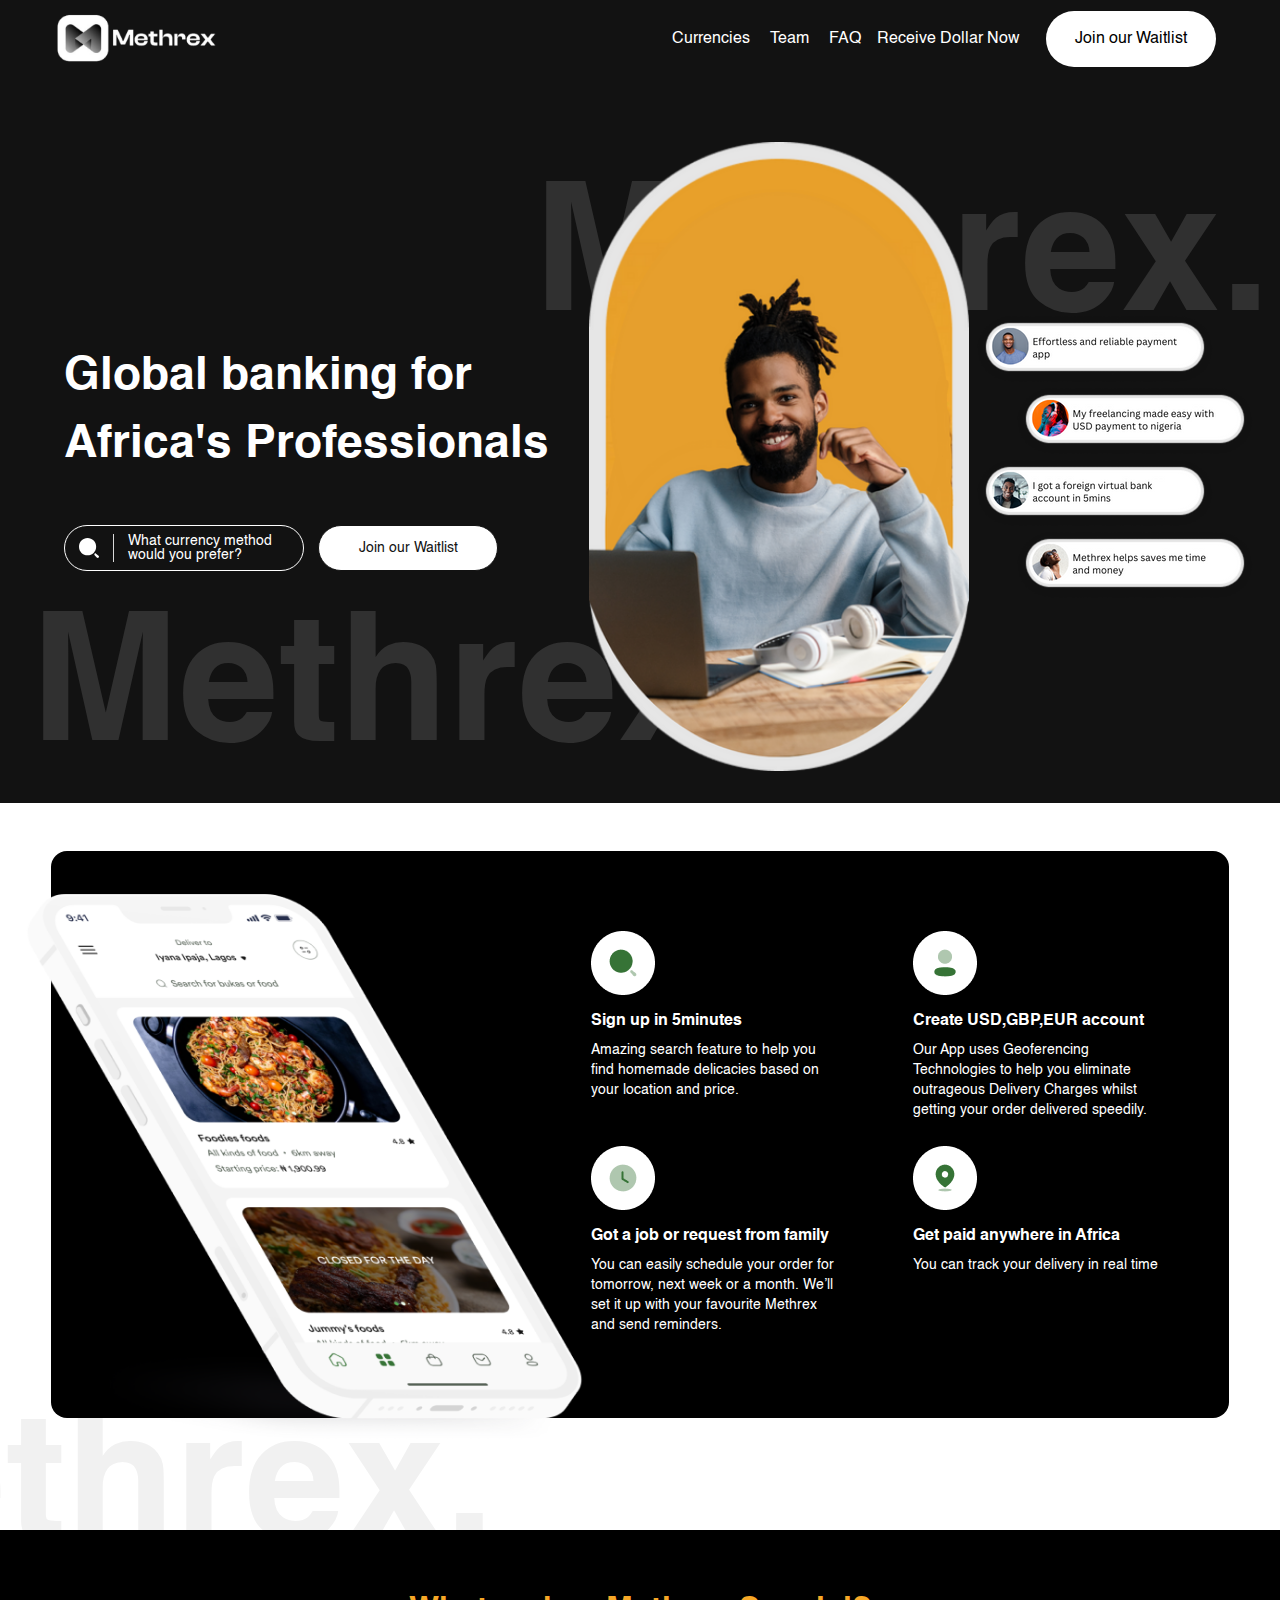
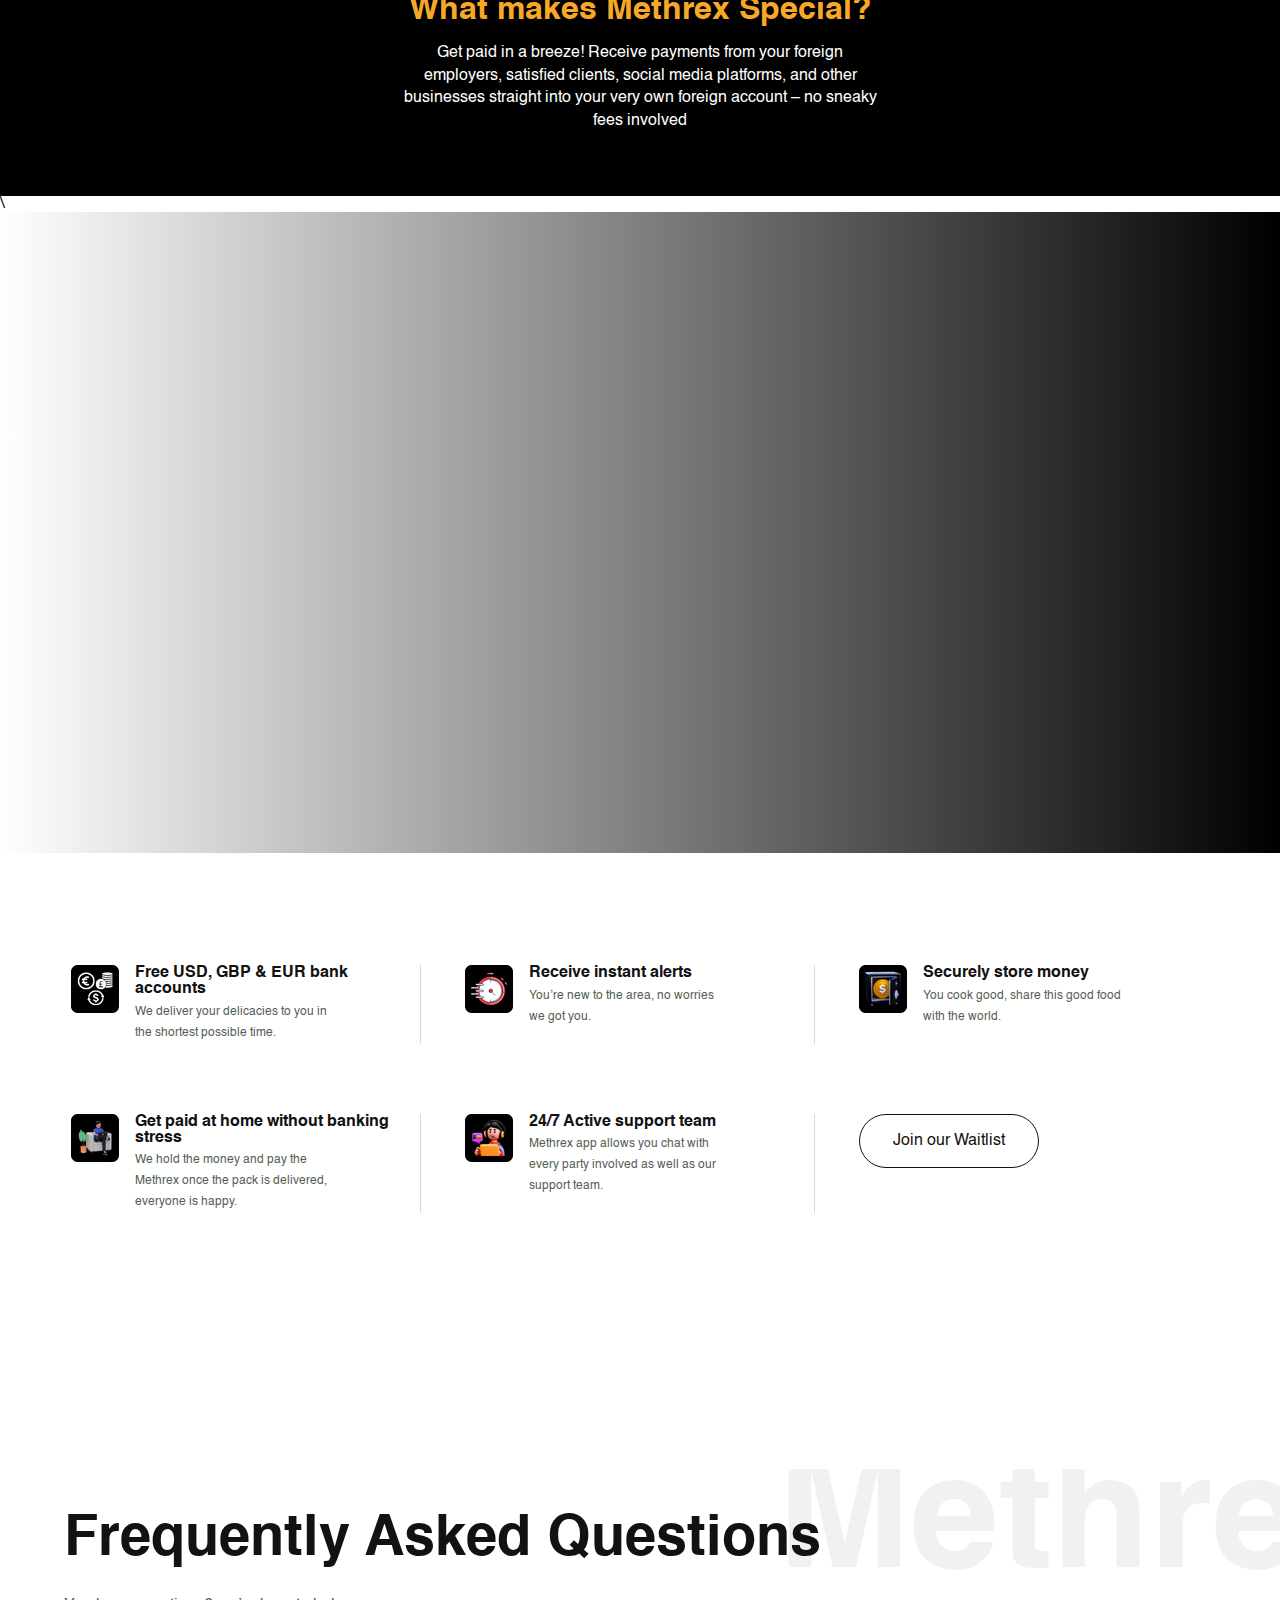
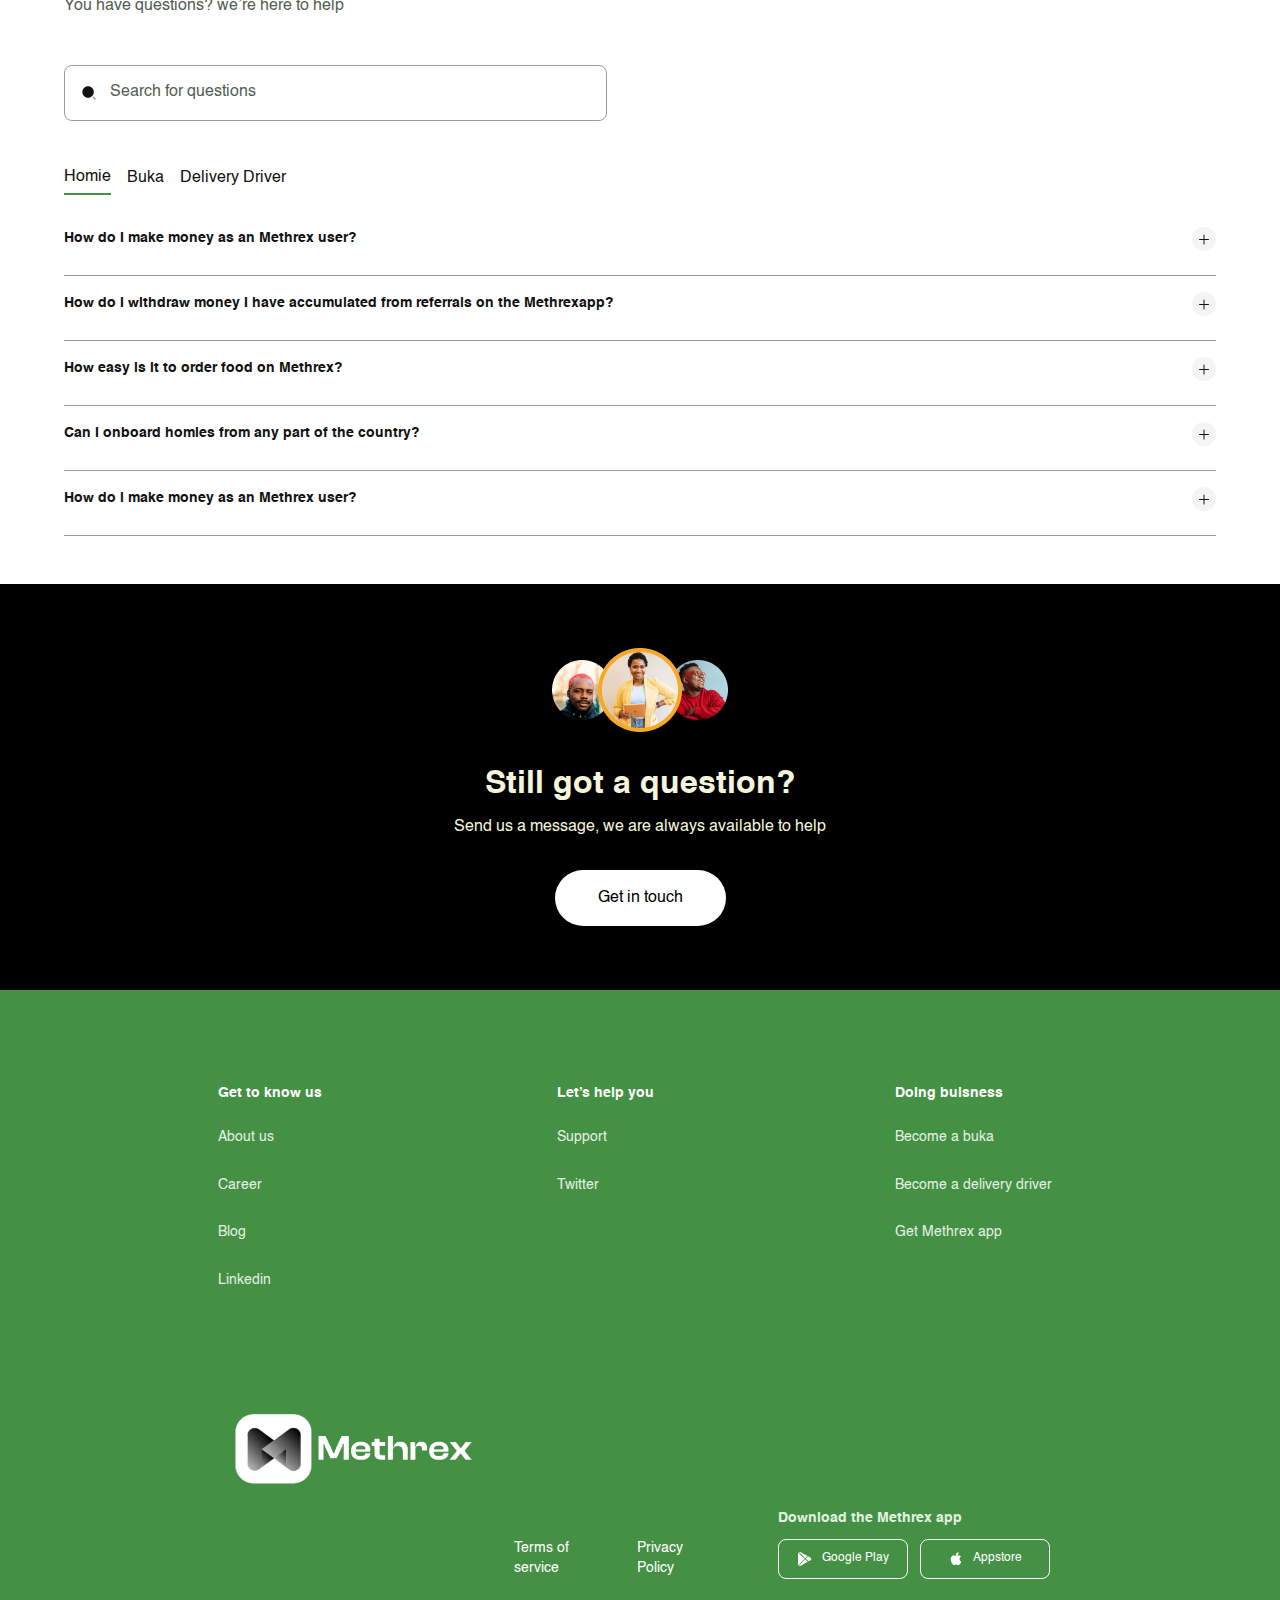
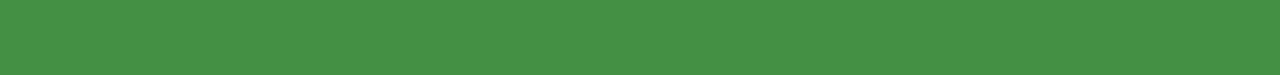
<file: index.html>
<!DOCTYPE html>
<html lang="en">

<head>
  <meta charset="UTF-8">
  <meta http-equiv="X-UA-Compatible" content="IE=edge">
  <meta name="viewport" content="width=device-width, initial-scale=1.0">
  <title>Methrex - Global banking for Africa's Professionals  </title>
  <link href="style.css" rel="stylesheet">
  <link rel="shortcut icon" href="favicon.ico" type="image/x-icon">
</head>
<body>
  <!------------------ navigation ---------------------->
  <nav>
    <div class="container">
      <a href="index.html"><img src="assets/images/logo3.png" style = "width: 30%; margin-left:-18px" alt="homebuka logo"></a>
      <div class="links">
        <div class="left">
          <a href="buka/index.html">
             Currencies
            <div class="dot"></div>
          </a>
          <a href="#team">
            Team 
            <div class="dot"></div>
          </a>
          <a href="#faq">
            FAQ
            <div class="dot"></div>
          </a>
        </div>
        <div class="right">
          <a href="delivery/index.html">
            Receive Dollar Now
            <div class="dot"></div>
          </a>
          <a href="#" class="download-btn">Join our Waitlist</a>
        </div>
      </div>
      <div class="mobile-nav">
        <div class="mobile-nav-blur-overlay"></div>
        <div class="container mobile-nav-container">
          <div class="top">
            <a href="index.html"><img src="assets/images/logo3.png" style = "width: 30%;" alt="homebuka logo"></a>
            <svg style="width:50px; height:50px;"  fill="none" xmlns="http://www.w3.org/2000/svg" class="hide-menu">
              <path d="M5 7L20 22" stroke="white" stroke-width="1.8" stroke-linecap="round" stroke-linejoin="round"/>
              <path d="M5 22L20 7" stroke="white" stroke-width="1.8" stroke-linecap="round" stroke-linejoin="round"/>
            </svg>              
          </div>
          <div class="mobile-links">
            <a href="#team">Team</a>
            <a href="#faq">FAQ</a>
            <a href="delivery/index.html">Receive Dollar Now</a>
          </div>
          <div class="btn">
            <a href="#" class="download-btn">Download app</a>
          </div>
        </div>
      </div>
      <svg width="24" height="24" viewBox="0 0 24 24" fill="none" xmlns="http://www.w3.org/2000/svg" class="show-menu">
        <path d="M2 12H22" stroke="white" stroke-width="1.8" stroke-linecap="round" stroke-linejoin="round"/>
        <path d="M2 18H22" stroke="white" stroke-width="1.8" stroke-linecap="round" stroke-linejoin="round"/>
        <path d="M2 6H22" stroke="white" stroke-width="1.8" stroke-linecap="round" stroke-linejoin="round"/>
      </svg>        
    </div>
  </nav>
  <!-------------------------End of Navigation --------------------->

  <!------------------- hero section ----------------------->
  <div class="banner">
    <div class="banner-container">
      <div class="left">
        <h1>
          Global banking for
          Africa's Professionals
        </h1>
        <div class="buttons" >
          <a href="#" class="btn-black download-btn" style="border-color: white; border-width: 0.1px; border-style: solid;">
            <img src="assets/images/search-icon.svg"  alt="search icon">
            <span style="color: white;">What currency method would you prefer?</span>
          </a>
          <a href="#" class="btn-white download-btn">Join our Waitlist</a>
        </div>
      </div>
      <div class="right">
        <img src="assets/images/banner.png" alt="burger">
        <div class="buttons">
          <a href="#" class="btn-black download-btn" style="border-color: white; border-width: 0.1px; border-style: solid;">
            <img src="assets/images/search-icon.svg" alt="search icon">
            <span style="color: white;">What currency method would you prefer?</span>
          </a>
          <a href="#" class="btn-white download-btn">Join our Waitlist</a>
        </div>
        <div class="cards-showcase">
          <img src="assets/images/ban-card-1.png" alt="">
          <img src="assets/images/ban-card-2.png" alt="">
          <img src="assets/images/ban-card-3.png" alt="">
          <img src="assets/images/ban-card-4.png" alt="">
        </div>
      </div>
      <h1 class="watermark">Methrex.  .,</h1>
      <h1 class="watermark watermark2">-,             .                      Methrex.</h1>
    </div>
  </div>
  
  <!-------------------- End of hero section -------------------------->
  
  <!----------------- procedure section -------------------->

  <!-- <h2 class="procedure-header">For Homie</h2> -->
  <section class="procedures"> 
    <div class="procedures-container" style="background-color: black;">
      <div class="procedure">
        <div class="steps">
          <div class="step">
            <img src="assets/images/eclipse.png" alt="">
            <h3>Sign up in 5minutes</h3>
            <p>
              Amazing search feature to help you find homemade delicacies based 
              on your location and price.
            </p>
          </div>
          <div class="step">
            <img src="assets/images/eclipse2.png" alt="">
            <h3>Create USD,GBP,EUR account</h3>
            <p>
              Our App uses Geoferencing Technologies to help you eliminate outrageous 
              Delivery Charges whilst getting your order delivered speedily.
            </p>
          </div>
          <div class="step">
            <img src="assets/images/eclipse3.png" alt="">
            <h3>Got a job or request from family</h3>
            <p>
              You can easily schedule your order for tomorrow, next week or a month.
              We’ll set it up with your favourite Methrex and send reminders. 
            </p>
          </div>
          <div class="step">
            <img src="assets/images/eclipse4.png" alt="">
            <h3>Get paid anywhere in Africa</h3>
            <p>
              You can track your delivery in real time 
            </p>
          </div>
        </div>
        <img class="phone-image"src="assets/images/phone.png" alt="">
      </div>
    </div>
    <h1 class="watermark">Methrex.</h1>
  </section>

  
<style>
.procedures {
    position: relative;
  }
  
  .phone-image {
    position: absolute;
    top: 10%;
    left: 10%;
    transform: translate(-10%, -10%);
    transition: transform 1s ease-out;
  }
  
  .phone-image.float-up {
    transform: translate(0%, -20%);
  }
  
  .phone-image.float-down {
    transform: translate(0%, 1%);
  }
  </style>
  <script>
    // Get the phone image element
  var phoneImage = document.querySelector('.phone-image');
  
  // Listen for scroll event
  window.addEventListener('scroll', function() {
    // Check if scrolling up or down
    if (this.oldScroll > this.scrollY) {
      // Scrolling up
      phoneImage.classList.remove('float-down');
      phoneImage.classList.add('float-up');
    } else {
      // Scrolling down
      phoneImage.classList.remove('float-up');
      phoneImage.classList.add('float-down');
    }
  
    // Store the current scroll position
    this.oldScroll = this.scrollY;
  });
  
  </script>
  <!----------------- Methrex description section -------------------->

  <section class="homebuka-description" style="background-color:black">
    <div class="description-container" style="background-color:black">
      <h2 style="color:#F7A827;" >What makes Methrex Special?</h2>
      <p style="color:white">
        Get paid in a breeze! Receive payments from your foreign employers,
         satisfied clients, social media platforms, 
         and other  businesses straight into your very own foreign account
         – no sneaky fees involved
        </p>
      </div>
    </section>
    
    <!----------------- End of Methrex description section -------------------->
    
    <!----------------- gradient background section -------------------->\
  <script>
    window.addEventListener('scroll', floatAndRevealCards);
  
    function floatAndRevealCards() {
      var cards = document.querySelectorAll('.card');
      var windowHeight = window.innerHeight;
  
      cards.forEach(function(card) {
        var cardPosition = card.getBoundingClientRect().top;
        var cardHeight = card.offsetHeight;
  
        if (cardPosition - windowHeight <= 0) {
          var scrollPercentage = (windowHeight - cardPosition) / cardHeight;
          card.style.opacity = scrollPercentage;
          card.style.transform = 'translateY(' + (1 - scrollPercentage) * -20 + 'px)';
        } else {
          card.style.opacity = 0;
          card.style.transform = 'translateY(0)';
        }
      });
    }
  </script>
  
  <style>
    .card {
      opacity: 0;
      transform: translateY(0);
      transition: opacity 0.5s ease, transform 0.5s ease;
      /* Your other card styles */
      /* ... */
    }
  </style>
  
    
    <section class="gradient">
      <div class="gradient-container">
        <div class="card">
          <img src="assets/images/become.gif" alt="">
          <h3>Global Money Transfers, Minus the Fees</h3>
          <p>
            With our amazing app you can order you favorite homemade delicacy 
            from bukas near you and get it delivered ASAP!
          </p>
          <a href="#" class="download-btn">
            Join our Waitlist
            <img src="assets/images/arrow-right.svg" alt="">
          </a>
        </div>
        <div class="card">
          <img src="assets/images/become3.gif" alt="">
          <h3>Instant Transactions</h3>
          <p>
            You cook well? Great! Our platform connects you to ready customers, 
            helps you manage payments and deliveries, 
            as well as making you well known through world-class marketing. 
          </p>
          <a href="buka/index.html">
            Learn More
            <img src="assets/images/arrow-right.svg" alt="">
          </a>
        </div>
        <div class="card">
          <img src="assets/images/become4.gif" alt="">
          <h3>Secure storage</h3>
          <p>
            Earn handsomely by delivering food from Methrex to homies.
          </p>
          <a href="delivery/index.html">
            Learn More
            <img src="assets/images/arrow-right.svg" alt="">
          </a>
        </div>
      </div>
    </section>
    <!----------------- End of gradient background section -------------------->
    <!----------------- services section -------------------->
  <section class="services">
    <div class="services-container"> 
      <div class="service">
        <img src="assets/images/fast-delivery.png" alt="">
        <div class="info">
          <h3>Free USD, GBP & EUR bank
            accounts</h3>
          <p>
            We deliver your delicacies to you in the shortest possible time.
          </p>
        </div>
      </div>
      <div class="service">
        <img src="assets/images/find-buka.png" alt="">
        <div class="info">
          <h3>Receive instant alerts </h3>
          <p>You’re new to the area, no worries we got you.</p>
        </div>
      </div>
      <div class="service">
        <img src="assets/images/share-food.png" alt="">
        <div class="info">
          <h3>Securely store money</h3>
          <p>You cook good, share this good food with the world.</p>
        </div>
      </div>
      <div class="service">
        <img src="assets/images/secure.png" alt="">
        <div class="info">
          <h3>Get paid at home without banking stress</h3>
          <p>
            We hold the money and pay the Methrex once 
            the pack is delivered, everyone is happy.
          </p>
        </div>
      </div>
      <div class="service">
        <img src="assets/images/support.png" alt="">
        <div class="info">
          <h3>24/7 Active support team</h3>
          <p>
            Methrex app allows you chat with every party 
            involved as well as our support team.
          </p>
        </div>
      </div>
      <div class="service">
        <a href="#" class="download-btn">Join our Waitlist</a>
      </div>
    </div>
  </section>

  <!----------------- End of services section -------------------->


<!--
  <h2 class="procedure-header">For Bukas</h2>
  <section class="procedures">
    <div class="procedures-container">
      <div class="procedure flip">
        <div class="steps">
          <div class="step">
            <img src="./assets/images/eclipse.png" alt="">
            <h3>We help you find customers</h3>
            <p>
              You don’t have to go searching for customers, 
              relax while we get them to you
            </p>
          </div>
          <div class="step">
            <img src="./assets/images/eclipse2.png" alt="">
            <h3>Make post about your business</h3>
            <p>
              You can make promotoinal post about your business 
            </p>
          </div>
          <div class="step">
            <img src="./assets/images/eclipse4.png" alt="">
            <h3>Track your order history</h3>
            <p>
              Keep track or your business to know the progress
            </p>
          </div>
          <div class="step">
            <img src="./assets/images/eclipse5.png" alt="">
            <h3>Get paid at any time</h3>
            <p>
              You can withdraw your money at anytime
            </p>
          </div>
        </div>
        <img src="./assets/images/phone2.png" alt="">
      </div>
    </div>
    <h1 class="watermark">Homebuka.</h1>
  </section>

  <h2 class="procedure-header">For Delivery</h2>
  <section class="procedures">
    <div class="procedures-container">
      <div class="procedure">
        <div class="steps">
          <div class="step">
            <img src="./assets/images/eclipse.png" alt="">
            <h3>Set your price</h3>
            <p>
              Your have full control of your pricing 
              and how much order you accept
            </p>
          </div>
          <div class="step">
            <img src="./assets/images/eclipse2.png" alt="">
            <h3>Full control</h3>
            <p>
              Control your availablity and accept orders at your convenience.
            </p>
          </div>
          <div class="step">
            <img src="./assets/images/eclipse3.png" alt="">
            <h3>Get paid at any time</h3>
            <p>
              You can withdraw your money at anytime
            </p>
          </div>
        </div>
        <img src="./assets/images/phone3.png" alt="">
      </div>
    </div>
    <h1 class="watermark">Homebuka.</h1>
  </section> -->
  <!----------------- End of procedure section -------------------->

  <!----------------- FAQ section -------------------->
  <section class="about faq" id="faq">
    <h1>Methrex.</h1>
    <div class="about-container faq-container">
      <h2>Frequently Asked Questions</h2>
      <p>
        You have questions? we’re here to help
      </p>
      <div class="search-box">
        <img src="assets/images/search-dark.svg" alt="">
        <input type="text" placeholder="Search for questions">
      </div>
      <div class="tabs">
        <a href="#" class="active">Homie</a>
        <a href="#">Buka</a>
        <a href="#">Delivery Driver</a>
      </div>
      <div class="accordions home-accordions">
        <div class="accordion">
          <div class="top">
            <h6>How do I make money as an Methrex user?</h6>
            <img src="assets/images/accordion-plus.svg" alt="" class="yeah">
          </div>
          <p>There are three ways of making money on Methrex. One, sell a special 
             delicacy and make a profit. Two, register and onboard new Methrex in your areas.
             Three, register new homies by getting them to download the Methrex app and placing an order. 
             Ensure to use your personal referral code.
          </p>
        </div>
        <div class="accordion">
          <div class="top">
            <h6>How do I withdraw money I have accumulated from referrals on the Methrexapp?</h6>
            <img src="assets/images/accordion-plus.svg" alt="">
          </div>
          <p>Simply go to “Revenue”, click on ‘withdraw’, input your bank details and send. 
            You can use the money made from referrals on Methrex to order meals at any time. 
            Cash withdrawals can only be done at the end of the month.
          </p>
        </div>
        <div class="accordion">
          <div class="top">
            <h6>How easy is it to order food on Methrex? </h6>
            <img src="assets/images/accordion-plus.svg" alt="">
          </div>
          <p>Very easy. Can be done in a few clicks after selecting the delicacies you want from 
            your favourite Methrex. 
          </p>
        </div>
        <div class="accordion">
          <div class="top">
            <h6>Can I onboard homies from any part of the country?</h6>
            <img src="assets/images/accordion-plus.svg" alt="">
          </div>
          <p>Yes. However, we encourage you to onboard homies in major cities first as you get your referral bonus
             as soon as they make their orders. </p>
        </div>
        <div class="accordion">
          <div class="top">
            <h6>How do i make money as an Methrex user?</h6>
            <img src="assets/images/accordion-plus.svg" alt="">
          </div>
          <p>Our plan help you achieve that, so we have a plan to help you achieve that</p>
        </div>
      </div>
      <div class="accordions buka-accordions">
        <div class="accordion">
          <div class="top">
            <h6>How do i make money as an Methrex user?</h6>
            <img src="assets/images/accordion-plus.svg" alt="">
          </div>
          <p>Our plan help you achieve that, so we have a plan to help you achieve that</p>
        </div>
        <div class="accordion">
          <div class="top">
            <h6>How do i make money as an Methrex user?</h6>
            <img src="assets/images/accordion-plus.svg" alt="">
          </div>
          <p>Our plan help you achieve that, so we have a plan to help you achieve that</p>
        </div>
      </div>
      <div class="accordions driver-accordions">
        <div class="accordion">
          <div class="top">
            <h6>How do i make money as an Methrex user?</h6>
            <img src="assets/images/accordion-plus.svg" alt="" class="yeah">
          </div>
          <p>Our plan help you achieve that, so we have a plan to help you achieve that</p>
        </div>
      </div>
    </div>
  </section>
  <!----------------- End of FAQ section -------------------->

  <!----------------- Get in touch section -------------------->
  <section class="touch-section" style="background-color: black;">
    <div class="touch-section-container">
      <img src="assets/images/get-in-touch.png" alt="">
      <h4 style="color: beige;" >Still got a question?</h4>
      <p style="color: beige;">
        Send us a message, we are always available to help
      </p>
      <a href="#" style="background-color: white; color: black;">Get in touch</a>
    </div>
  </section>
  <!----------------- End of Get in touch section -------------------->


  <!----------------- Footer section -------------------->
  <footer>
    <div class="footer-container">
      <div class="download">
        <h4>Download the Methrex app</h4>
        <div class="buttons">
          <a href="#">
            <img src="assets/images/google-play.png" alt="">
            Google Play
          </a>
          <a href="#">
            <img src="assets/images/app-store.png" alt="">
            Appstore
          </a>
        </div>
      </div>
      <div class="flex-links-container">
        <div class="flex-links">
          <h5>Get to know us</h5>
          <a href="#">About us</a>
          <a href="#">Career</a>
          <a href="#">Blog</a>
          <a href="#">Linkedin</a>
        </div>
        <div class="flex-links">
          <h5>Let’s help you</h5>
          <a href="#">Support</a>
          <a href="#">Twitter</a>
        </div>
        <div class="flex-links">
          <h5>Doing buisness</h5>
          <a href="buka/index.html">Become a buka</a>
          <a href="delivery/index.html">Become a delivery driver</a>
          <a href="#">Get Methrex app</a>
        </div>
      </div>
      <div class="footer-bottom">
        <div class="left">
          <img src="assets/images/logo3.png" style = "width: 50%;" alt="">
          <a href="#">Terms of service</a>
          <a href="#">Privacy Policy</a>
        </div>
        <div class="download">
          <h4>Download the Methrex app</h4>
          <div class="buttons">
            <a href="#">
              <img src="assets/images/google-play.png" alt="">
              Google Play
            </a>
            <a href="#">
              <img src="assets/images/app-store.png" alt="">
              Appstore
            </a>
          </div>
        </div>
      </div>
    </div>
  </footer>
  <!----------------- End of Footer section -------------------->

  <!----------------- Wait lists -------------------->
    <div class="modal find-meal-modal">
      <form class="modal-container find-container wish-list-form">
        <svg class="close-modal-icon" width="12" height="12" viewBox="0 0 12 12" fill="none" xmlns="http://www.w3.org/2000/svg">
          <path d="M1 1L6.00003 6M6.00003 6L11 1M6.00003 6L1 11M6.00003 6L11 11" stroke="#121212" stroke-width="1.5" stroke-linecap="round" stroke-linejoin="round"/>
        </svg>
        <h3>
          Global payments now made easy for African freelancers and families
        </h3>
        <h6>What do you want to do with Methrex?</h6>
        <div class="selection">
          <div class="clickable">
            <svg width="34" height="34" viewBox="0 0 34 34" fill="none" xmlns="http://www.w3.org/2000/svg">
              <mask id="path-1-inside-1_2181_10251" fill="white">
              <path d="M0 0H34V34H8C3.58172 34 0 30.4183 0 26V0Z"/>
              </mask>
              <path d="M0 0H34V34H8C3.58172 34 0 30.4183 0 26V0Z" fill="#ECFCEC"/>
              <path d="M12.5 17L15.5 20L21.5 14" stroke="#449044" stroke-width="1.5" stroke-linecap="round" stroke-linejoin="round"/>
              <path d="M12.5 17L15.5 20L21.5 14" stroke="black" stroke-opacity="0.2" stroke-width="1.5" stroke-linecap="round" stroke-linejoin="round"/>
              <path d="M0 0H34H0ZM34 35H8C3.02944 35 -1 30.9706 -1 26H1C1 29.866 4.13401 33 8 33H34V35ZM8 35C3.02944 35 -1 30.9706 -1 26V0H1V26C1 29.866 4.13401 33 8 33V35ZM34 0V34V0Z" fill="#449044" mask="url(#path-1-inside-1_2181_10251)"/>
              <path d="M0 0H34H0ZM34 35H8C3.02944 35 -1 30.9706 -1 26H1C1 29.866 4.13401 33 8 33H34V35ZM8 35C3.02944 35 -1 30.9706 -1 26V0H1V26C1 29.866 4.13401 33 8 33V35ZM34 0V34V0Z" fill="black" fill-opacity="0.2" mask="url(#path-1-inside-1_2181_10251)"/>
            </svg>              
            <img src="assets/images/buy-food.png" alt="">
            <p>
              Receive money from loved ones abroad
            </p>
          </div>
          <div class="clickable">
            <svg width="34" height="34" viewBox="0 0 34 34" fill="none" xmlns="http://www.w3.org/2000/svg">
              <path d="M0.5 0.5H33.5V33.5H8C3.85786 33.5 0.5 30.1421 0.5 26V0.5Z" fill="#FFF2E1"/>
              <path d="M12.5 17L15.5 20L21.5 14" stroke="#F7A827" stroke-width="1.5" stroke-linecap="round" stroke-linejoin="round"/>
              <path d="M12.5 17L15.5 20L21.5 14" stroke="black" stroke-opacity="0.2" stroke-width="1.5" stroke-linecap="round" stroke-linejoin="round"/>
              <path d="M0.5 0.5H33.5V33.5H8C3.85786 33.5 0.5 30.1421 0.5 26V0.5Z" stroke="#F7A827"/>
            </svg>
            <img src="assets/images/list-food.png " alt="">
            <p>Receive payment foreign employers</p>              
          </div>
        </div>
        <h6>Enter your details to get notified once we launch</h6>
        <input type="text" placeholder="Name" required class="name-data">
        <input type="email" placeholder="example@email.com" required class="email-data">
        <input type="tel" placeholder="+234..." required class="email-data">
        <button id="submit-wishlist" style="padding: 15px;" type="submit">Join wait list</button>
      </form>
    </div>
    
    <div class="modal find-meal-modal success-modal">
      <div class="modal-container find-container">
        <svg class="close-modal-icon" width="12" height="12" viewBox="0 0 12 12" fill="none" xmlns="http://www.w3.org/2000/svg">
          <path d="M1 1L6.00003 6M6.00003 6L11 1M6.00003 6L1 11M6.00003 6L11 11" stroke="#121212" stroke-width="1.5" stroke-linecap="round" stroke-linejoin="round"/>
        </svg>
        <h3>Success!</h3>
        <img src="assets/images/sucess-emoji.svg" alt="">
        <p>
          You have successfully joined our hot waitlist and 
          you’ll be notified as soon as we launch on Google 
          playstore or App store
        </p>
        <button class="btn-black">Thank you!</button>
      </div>
    </div>
  <!----------------- End of wait list -------------------->
  <script src="main.js"></script>
</body>


</html>
</file>
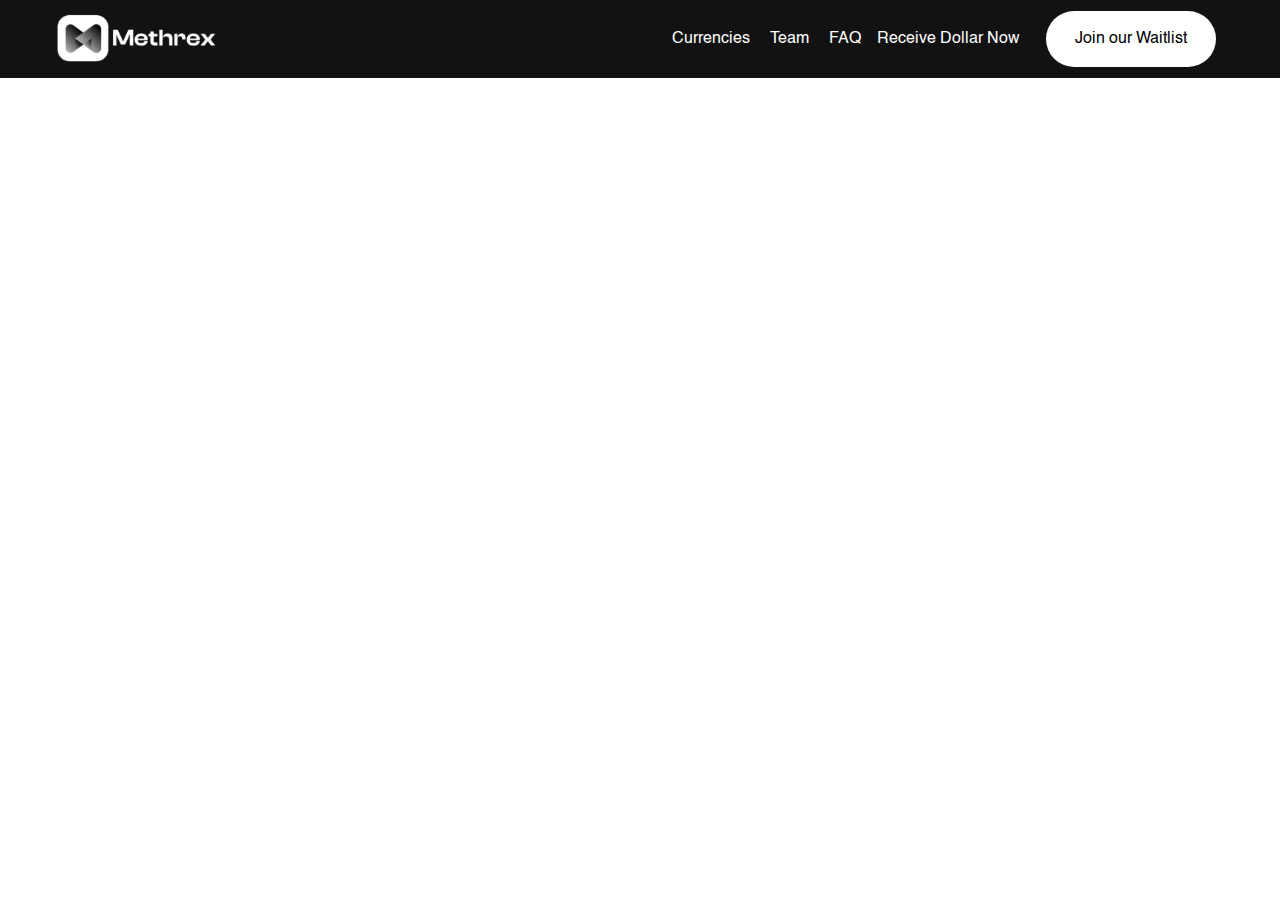
<file: waitlist.html>
<!DOCTYPE html>
<html lang="en">
    <!DOCTYPE html>
    <html lang="en">
    
    <head>
      <meta charset="UTF-8">
      <meta http-equiv="X-UA-Compatible" content="IE=edge">
      <meta name="viewport" content="width=device-width, initial-scale=1.0">
      <title>Methrex - Global banking for Africa's Professionals  </title>
      <link href="style.css" rel="stylesheet">
      <link rel="shortcut icon" href="favicon.ico" type="image/x-icon">
    </head>
    <body>
      <!------------------ navigation ---------------------->
      <nav>
        <div class="container">
          <a href="index.html"><img src="assets/images/logo3.png" style = "width: 30%; margin-left:-18px" alt="homebuka logo"></a>
          <div class="links">
            <div class="left">
              <a href="buka/index.html">
                 Currencies
                <div class="dot"></div>
              </a>
              <a href="#team">
                Team 
                <div class="dot"></div>
              </a>
              <a href="#faq">
                FAQ
                <div class="dot"></div>
              </a>
            </div>
            <div class="right">
              <a href="delivery/index.html">
                Receive Dollar Now
                <div class="dot"></div>
              </a>
              <a href="#" class="download-btn">Join our Waitlist</a>
            </div>
          </div>
          <div class="mobile-nav">
            <div class="mobile-nav-blur-overlay"></div>
            <div class="container mobile-nav-container">
              <div class="top">
                <a href="index.html"><img src="assets/images/logo3.png" style = "width: 30%;" alt="homebuka logo"></a>
                <svg style="width:50px; height:50px;"  fill="none" xmlns="http://www.w3.org/2000/svg" class="hide-menu">
                  <path d="M5 7L20 22" stroke="white" stroke-width="1.8" stroke-linecap="round" stroke-linejoin="round"/>
                  <path d="M5 22L20 7" stroke="white" stroke-width="1.8" stroke-linecap="round" stroke-linejoin="round"/>
                </svg>              
              </div>
              <div class="mobile-links">
                <a href="#team">Team</a>
                <a href="#faq">FAQ</a>
                <a href="delivery/index.html">Receive Dollar Now</a>
              </div>
              <div class="btn">
                <a href="#" class="download-btn">Download app</a>
              </div>
            </div>
          </div>
          <svg width="24" height="24" viewBox="0 0 24 24" fill="none" xmlns="http://www.w3.org/2000/svg" class="show-menu">
            <path d="M2 12H22" stroke="white" stroke-width="1.8" stroke-linecap="round" stroke-linejoin="round"/>
            <path d="M2 18H22" stroke="white" stroke-width="1.8" stroke-linecap="round" stroke-linejoin="round"/>
            <path d="M2 6H22" stroke="white" stroke-width="1.8" stroke-linecap="round" stroke-linejoin="round"/>
          </svg>        
        </div>
      </nav>
      <!-------------------------End of Navigation --------------------->
    <!----------------- Wait lists -------------------->
    <div class="modal">
        <form class="modal-container find-container wish-list-form">
        <svg class="close-modal-icon" width="12" height="12" viewBox="0 0 12 12" fill="none" xmlns="http://www.w3.org/2000/svg">
            <path d="M1 1L6.00003 6M6.00003 6L11 1M6.00003 6L1 11M6.00003 6L11 11" stroke="#121212" stroke-width="1.5" stroke-linecap="round" stroke-linejoin="round"/>
        </svg>
        <h3>
            Global payments now made easy for African freelancers and families
        </h3>
        <h6>What do you want to do with Methrex?</h6>
        <div class="selection">
            <div class="clickable">
            <svg width="34" height="34" viewBox="0 0 34 34" fill="none" xmlns="http://www.w3.org/2000/svg">
                <mask id="path-1-inside-1_2181_10251" fill="white">
                <path d="M0 0H34V34H8C3.58172 34 0 30.4183 0 26V0Z"/>
                </mask>
                <path d="M0 0H34V34H8C3.58172 34 0 30.4183 0 26V0Z" fill="#ECFCEC"/>
                <path d="M12.5 17L15.5 20L21.5 14" stroke="#449044" stroke-width="1.5" stroke-linecap="round" stroke-linejoin="round"/>
                <path d="M12.5 17L15.5 20L21.5 14" stroke="black" stroke-opacity="0.2" stroke-width="1.5" stroke-linecap="round" stroke-linejoin="round"/>
                <path d="M0 0H34H0ZM34 35H8C3.02944 35 -1 30.9706 -1 26H1C1 29.866 4.13401 33 8 33H34V35ZM8 35C3.02944 35 -1 30.9706 -1 26V0H1V26C1 29.866 4.13401 33 8 33V35ZM34 0V34V0Z" fill="#449044" mask="url(#path-1-inside-1_2181_10251)"/>
                <path d="M0 0H34H0ZM34 35H8C3.02944 35 -1 30.9706 -1 26H1C1 29.866 4.13401 33 8 33H34V35ZM8 35C3.02944 35 -1 30.9706 -1 26V0H1V26C1 29.866 4.13401 33 8 33V35ZM34 0V34V0Z" fill="black" fill-opacity="0.2" mask="url(#path-1-inside-1_2181_10251)"/>
            </svg>              
            <img src="assets/images/buy-food.png" alt="">
            <p>
                Receive money from loved ones abroad
            </p>
            </div>
            <div class="clickable">
            <svg width="34" height="34" viewBox="0 0 34 34" fill="none" xmlns="http://www.w3.org/2000/svg">
                <path d="M0.5 0.5H33.5V33.5H8C3.85786 33.5 0.5 30.1421 0.5 26V0.5Z" fill="#FFF2E1"/>
                <path d="M12.5 17L15.5 20L21.5 14" stroke="#F7A827" stroke-width="1.5" stroke-linecap="round" stroke-linejoin="round"/>
                <path d="M12.5 17L15.5 20L21.5 14" stroke="black" stroke-opacity="0.2" stroke-width="1.5" stroke-linecap="round" stroke-linejoin="round"/>
                <path d="M0.5 0.5H33.5V33.5H8C3.85786 33.5 0.5 30.1421 0.5 26V0.5Z" stroke="#F7A827"/>
            </svg>
            <img src="assets/images/list-food.png " alt="">
            <p>Receive payment foreign employers</p>              
            </div>
        </div>
        <h6>Enter your details to get notified once we launch</h6>
        <input type="text" placeholder="Name" required class="name-data">
        <input type="email" placeholder="example@email.com" required class="email-data">
        <input type="tel" placeholder="+234..." required class="email-data">
        <button id="submit-wishlist" style="padding: 15px;" type="submit">Join wait list</button>
        </form>
    </div>
    
    <div class="modal find-meal-modal success-modal">
        <div class="modal-container find-container">
        <svg class="close-modal-icon" width="12" height="12" viewBox="0 0 12 12" fill="none" xmlns="http://www.w3.org/2000/svg">
            <path d="M1 1L6.00003 6M6.00003 6L11 1M6.00003 6L1 11M6.00003 6L11 11" stroke="#121212" stroke-width="1.5" stroke-linecap="round" stroke-linejoin="round"/>
        </svg>
        <h3>Success!</h3>
        <img src="assets/images/sucess-emoji.svg" alt="">
        <p>
            You have successfully joined our hot waitlist and 
            you’ll be notified as soon as we launch on Google 
            playstore or App store
        </p>
        <button class="btn-black">Thank you!</button>
        </div>
    </div>
    <!----------------- End of wait list -------------------->
    <script src="main.js"></script>      
</body>
</html>
</file>
<file: style.css>
@font-face {
  font-family: "Helvetica";
  src: url("assets/Fonts/Helvetica.ttf") format("truetype");
  font-weight: normal;
}

@font-face {
  font-family: "Helvetica";
  src: url("assets/Fonts/Helvetica-Bold.ttf") format("truetype");
  font-weight: bold;
}

@font-face {
  font-family: "Helvetica";
  src: url("assets/Fonts/helvetica-light-587ebe5a59211.ttf") format("truetype");
  font-weight: lighter;
}

html {
  scroll-behavior: smooth;
}

:root{
  --text-black: #000000;
  --text-white: #FFFFFF;
  --text-grey: #99A099;
  --text-gray: #535F53;
  --theme-white: #FFFFFF;
  --theme-yellow: #F7A827;
  --theme-black: #121212;
  --theme-green: #449044;
  --gradient: linear-gradient(90deg, white,black);
}

* {
  padding: 0;
  margin: 0;
  box-sizing: border-box;
  font-family: "Helvetica", sans-serif;
}

/* ---------------- Navigation ------------- */
nav{
  background-color: var(--theme-black);
  height: 78px;
  display: flex;
  align-items: center;
  justify-content: center;
}

nav > .container {
  width: 90%;
  display: flex;
  align-items: center;
  justify-content: space-between;
  max-width: 1200px;
}

nav > .container > .links {
  display: none;
}

nav > .container > .links a{
  color: var(--text-white);
  text-decoration: none;
  cursor: pointer;
}

nav .mobile-nav{
  position: fixed;
  height: 100vh;
  width: 100vw;
  top: 0;
  left: 0;
  display: none;
  transition: 0.8s;
  z-index: 100;
}

nav .mobile-nav > .mobile-nav-blur-overlay {
  position: fixed;
  height: 100vh;
  width: 100vw;
  top: 0;
  left: 0;
  background: rgba(0, 0, 0, 0.1);
  -webkit-backdrop-filter: blur(12px);
  backdrop-filter: blur(12px);
  display: none;
  transition: 0.8s;
  z-index: 101;
}

nav .mobile-nav > .container {
  width: 85%;
  background-color: var(--theme-white);
  margin-left: auto;
  height: 90%;
  display: flex;
  flex-direction: column;
  justify-content: space-between;
  padding-bottom: 3em;
  position: absolute;
  right: -100%;
  transition: 0.6s;
  z-index: 102;
}

nav .mobile-nav > .container > .top {
  height: 78px;
  background-color: var(--theme-black);
  display: flex;
  align-items: center;
  justify-content: space-between;
  padding: 0 1.5em;
}

nav .mobile-nav > .container .mobile-links{
  display: flex;
  flex-direction: column;
  align-self: flex-end;
  text-align: right;
  margin-right: 1.5em;
  justify-self: center;
}

nav .mobile-nav > .container .mobile-links a{
  color: var(--theme-black);
  text-decoration: none;
  font-size: 16px;
  margin-bottom: 2em;
}

nav .mobile-nav > .container .btn {
  width: 100%;
  padding: 0 1em;
}

nav .mobile-nav > .container .download-btn {
  color: var(--theme-black);
  text-decoration: none;
  font-size: 16px;
  text-align: center;
  height: 64px;
  width: 100%;
  align-self: center;
  display: flex;
  justify-content: center;
  align-items: center;
  border: 1px solid #121212;
  border-radius: 30px;
}

@media (min-width: 768px){
  .mobile-nav, .show-menu{
    display: none;
  }

  nav > .container > .menu-icon{
    display: none;
  }

  nav > .container > .links {
    display: flex;
    flex: 0.75;
    max-width: 677px;
    align-items: center;
    justify-content: space-between;
  }

  nav > .container > .links a{
    color: var(--text-white);
    font-size: 16px;
    font-weight: lighter;
    transition: 0.3s;
    position: relative;
    display: flex;
    flex-direction: column;
    align-items: center;
  }

  nav > .container > .links .dot {
    content: '';
    height: 5px !important;
    width: 5px !important;
    border-radius: 50%;
    background-color: var(--theme-yellow);
    position: absolute;
    z-index: 100;
    bottom: -10px;
    align-self: center;
    transition: 0.3s;
    visibility: hidden;
    margin: 0 auto;
  }

  nav > .container > .links a:hover > .dot {
    visibility: visible;
  }

  nav > .container > .links a:hover{
    color: var(--theme-yellow);
  }

  nav > .container > .links > .left{
    display: flex;
    align-items: center;
  }

  nav > .container > .links > .left > a{
    margin-left: 20px;
  }

  nav > .container > .links > .right{
    display: flex;
    align-items: center;
    width: 339px;
    justify-content: space-between;
    margin-left: 1em;
  }

  nav > .container > .links > .right > a:nth-child(2){
    background-color: var(--theme-white);
    height: 56px;
    color: var(--text-black);
    width: 170px;
    border-radius: 30px;
    display: flex;
    align-items: center;
    justify-content: center;
  }
}
/* ---------- End of Navigation ----------- */

/* ------- hero section ---------- */
.cards-showcase {
  display: none;
}

.banner {
  width: 100%;
  background-color: var(--theme-black);
  padding: 4em 0 2em;
}

.banner .banner-container {
  width: 90%;
  max-width: 1200px;
  margin: 0 auto;
}

.banner .banner-container .left h1 {
  font-size: 32px;
  font-weight: bold;
  line-height: 44.8px;
  margin-bottom: 1.5em;
  color: var(--text-white);
  max-width: 399px;
}

.banner .banner-container .left .buttons {
  display: none;
}

.buttons .btn-black {
  background-color: var(--theme-black);
  color: var(--text-grey);
  height: 64px !important;
  width: 100%;
  display: flex;
  align-items: center;
  border: 1px solid #121212;
  border-radius: 32px;
  padding: 1em;
  text-decoration: none;
}

.buttons .btn-black span{
  border-left: 1px solid #D9D9D9;
  margin-left: 1em;
  padding-left: 1em;
}

.buttons .btn-white {
  border: 1px solid #121212;
  border-radius: 30px;
  background-color: var(--theme-white);
  height: 64px;
  display: flex;
  align-items: center;
  justify-content: center;
  text-decoration: none;
  color: var(--theme-black);
}

.banner .banner-container .right > img {
  z-index: 1 !important;
  display: block;
  margin: 0 auto;
  width: 100%;
}

.banner .banner-container .right .buttons {
  margin-top: -2em !important;
  z-index: 2 !important;
  display: grid;
}

.banner .banner-container .right .buttons .btn-white {
  margin-top: 1em;
}

.banner .watermark{
  display: none;
}

@media (min-width: 768px) {
  .banner{
    height: 60vh;
    display: flex;
    align-items: center;
    justify-content: center;
    position: relative;
    overflow: hidden;
  }

  .banner .banner-container{
    display: flex;
    height: 100%;
    width: 90%;
    align-items: center;
  }

  .banner .banner-container .right {
    height: 100%;
    flex: 40%;
    display: flex;
    flex-direction: row;
    justify-content: flex-end;
  }

  .banner .banner-container .right > img{
    height: 100%;
    object-fit: contain;
    margin: auto !important;
    width: fit-content;
  }

  .banner .banner-container .right > .buttons {
    display: none;
  }

  .banner .banner-container .left > h1 {
    margin-bottom: 1em;
    z-index: 10;
    display: block;
    position: relative;
  }

  .banner .banner-container .left > .buttons {
    display: flex;
    align-items: center;
    z-index: 5;
    position: relative;
  }

  .banner .banner-container .left > .buttons > .btn-black {
    min-width: 220px;
    max-width: 240px;
    height: 46px !important;
    font-size: 14px;
    margin-right: 1em;
    font-weight: lighter;
  }

  .banner .banner-container .left > .buttons > .btn-white {
    width: 180px;
    height: 46px !important;
    font-size: 14px;
  }

  .banner .watermark {
    display: flex;
    color: #303030;
    position: absolute;
    font-size: 14vw;
    z-index: 0;
    right: -12%;
    top: 28%;
  }

  .banner .watermark2 {
    display: flex;
    color: #303030;
    position: absolute;
    font-size: 14vw;
    z-index: 0 !important;
    top: auto !important;
    inset: 0;
    bottom: 0 !important;
    left: -40%;
  }
}

@media (min-width: 1024px){
  .banner{
    height: 80vh;
  }

  .banner .banner-container .left {
    font-size: 46px;
    width: 623px !important;
  }

  .banner .banner-container .left > h1 {
    font-size: 46px;
    line-height: 68px !important;
    width: 100%;
    display: grid;
    min-width: 520px !important;
    position: relative;
    margin-bottom: 1em !important;
  }

  .banner .banner-container .left > .buttons {
    margin-top: 1em;
  }

  .banner .watermark {
    top: 13%;
    font-size: 12vw;
    right: -11%;
  }
}

@media (min-width: 1100px){
  .banner {
    height: calc(100vh - 78px);
    max-height: 725px;
  }

  .banner .banner-container > .right{
    flex: 70%;
    justify-content: space-between;
    align-items: center;
  }

  .banner .banner-container > .right > .cards-showcase{
    display: flex;
    flex-direction: column;
    z-index: 10;
    position: relative;
  }

  .banner .banner-container > .right > .cards-showcase img:nth-child(even){
    position: relative;
    left: 40px;
  }

  .banner .watermark {
    top: 13%;
    font-size: 14vw;
    right: -11%;
  }

  .banner .watermark2 {
    bottom: 3% !important;
    font-size: 14vw;
    left: -18%;
  }
}

@media (min-width: 2100px){
  .banner .watermark {
    top: 13%;
    font-size: 294px;
    right: -11%;
  }

  .banner .watermark2 {
    bottom: 3% !important;
    font-size: 294px;
    left: -18%;
  }
}

/* ------------- End of Hero section -------------- */

/* --------- Homebuka description --------- */
.homebuka-description {
  background-color: var(--theme-black);
  text-align: center;
  padding: 4em 0;
}

.homebuka-description .description-container{
  width: 90%;
  margin: 0 auto;
}

.homebuka-description .description-container h2 {
  color: var(--theme-yellow);
  font-size: 24px;
}

.homebuka-description .description-container p {
  color: var(--theme-white);
  font-size: 16px;
  line-height: 22.6px;
  font-weight: normal;
  width: 100%;
  margin: 1em auto 0;
  font-weight: lighter;
}

@media (min-width: 768px) {
  .homebuka-description .description-container h2 {
    font-size: 32px;
  }
  
  .homebuka-description .description-container p {
    width: 80%;
    max-width: 485px;
  }
}
/* --------- End of Homebuka description --------- */


/* ------------ services ------------- */
.services {
  width: 100%;
  display: flex;
  justify-content: center;
  align-items: center;
  padding: 3em 0;
}

.services .services-container {
  width: 90%;
  max-width: 1200px;
}

.services .services-container .service {
  display: flex;
  align-items: flex-start;
  margin-bottom: 1.5em;
  max-width: 300px;
}

.services .services-container .service > img {
  height: 48px;
  margin-right: 1em;
}

.services .services-container .service > .info > h3 {
  font-size: 16px;
  font-weight: bold;
  color: var(--theme-black);
  margin-bottom: 0.3em;
}

.services .services-container .service > .info > p {
  font-size: 12px;
  font-weight: lighter;
  color: #535F53;
  line-height: 16.8px;
}

.services .services-container .service > a {
  display: none;
}

@media (min-width: 768px) {
  .services .services-container {
    display: grid;
    grid-template-columns: repeat(2, 1fr);
    grid-template-rows: auto;
    grid-gap: 30px;
    justify-items: center;
  }

  .services .services-container .service {
    max-width: 270px;
    margin: 0;
  }

  .services .services-container .service:nth-child(6) {
    width: 270px;
  }

  .services .services-container .service > a {
    display: flex;
    height: 54px;
    width: 180px;
    background-color: var(--theme-white);
    border: 1px solid #121212;
    border-radius: 30px;
    justify-content: center;
    align-items: center;
    color: var(--theme-black);
    text-decoration: none;
    justify-self: flex-start;
  }
}

@media (min-width: 1024px) {
  .services .services-container {
    display: grid;
    grid-template-columns: repeat(3, 1fr);
    grid-template-rows: auto;
    grid-gap: 50px 30px;
    justify-items: center;
    padding: 4em 0;
  }

  .services .services-container .service {
    max-width: 270px;
  }

  .services .services-container .service:nth-child(6) {
    width: 270px;
  }
}

@media (min-width: 1100px) {
  .services .services-container {
    width: 90%;
    grid-template-columns: repeat(3, 1fr);
    grid-gap: 70px 30px;
    justify-content: space-between;
    /* justify-items: unset; */
  }

  .services .services-container .service {
    width: 350px !important;
    max-width: none;
    border-right: 1px solid #D9D9D9;
    /* justify-content: center; */
  }

  .services .services-container .service:nth-child(6) {
    width: 270px;
  }

  /* .services .services-container .service > .info > h3 {
    font-size: 18px;
    font-weight: bold;
    margin-bottom: 0.3em;
  } */
  
  .services .services-container .service > .info > p {
    font-size: 12px;
    font-weight: lighter;
    line-height: 20.8px;
    max-width: 200px;
  }

  .services .services-container .service:nth-child(3) {
    border: none;
  }

  .services .services-container .service:nth-child(6) {
    border: none;
  }

  /* .services .services-container .service > img {
    width: 74px;
    height: 74px;
    object-fit: cover;
  } */
}

/* ------------ End of services ------------- */


/* ------------ About section ------------- */
.about {
  width: 100%;
  display: flex;
  justify-content: center;
  align-items: center;
  padding: 0 0 3em;
}

.about .about-container {
  width: 90%;
  max-width: 1200px;
  position: relative;
}

.about .about-container > h1 {
  display: none;
}

.about .about-container > h2 {
  font-size: 32px;
  line-height: 45px;
  color: var(--theme-black);
}

.about .about-container > p {
  font-size: 16px;
  line-height: 22px;
  color: #535F53;
  margin: 1em 0 2em;
  font-weight: lighter;
}

.about .about-container > .officials > .card {
  padding: 1em;
  border-width: 3px 0px;
  border-style: solid;
  border-color: #99A099;
  border-radius: 16px;
  margin-bottom: 2em;
}

.about .about-container > .officials > .card img {
  width: 100%;
}

.about .about-container > .officials > .card h6 {
  font-size: 24px;
  color: var(--theme-green);
  margin: 1em 0 0.2em;
}

.about .about-container > .officials > .card p {
  font-size: 16px;
  color: var(--text-gray);
  margin-bottom: 1.5em;
}

@media (min-width: 768px) {
  .about .about-container > h2 {
    font-size: 28px;
    line-height: 40px;
    max-width: 600px;
  }
  
  .about .about-container > p {
    font-size: 14px;
    max-width: 500px;
    margin-top: 0.2em;
    margin-bottom: 3em;
  }

  .about .about-container > .officials {
    display: flex;
    align-items: center;
    justify-content: space-between;
    width: 100%;
    max-width: 1200px;
  }

  .about .about-container > .officials > .card {
    width: 30%;
  }

  .about .about-container > .officials > .card > h6 {
    font-size: 18px;
    margin-bottom: 0.8em;
  }

  .about .about-container > .officials > .card > p {
    font-size: 14px;
    margin-bottom: 0.8em;
  }
}

@media (min-width: 1024px) {
  .about .about-container > h2 {
    font-size: 32px;
    line-height: 45px;
    max-width: 700px;
  }
  
  .about .about-container > p {
    font-size: 16px;
    line-height: 22px;
    margin: 1em 0 2em;
    max-width: 600px;
  }

  .about .about-container > .officials > .card > h6 {
    font-size: 24px;
    font-weight: normal;
    margin-bottom: 0.3em;
  }

  .about .about-container > .officials > .card > p {
    font-size: 16px;
    font-weight: lighter;
    margin-bottom: 0.8em;
  }
}

@media (min-width: 1100px) {
  .about .about-container > h2 {
    font-size: 56px;
    line-height: 78px;
    max-width: 800px;
  }
  
  .about .about-container > p {
    font-size: 16px;
    line-height: 22px;
    margin: 1em 0 3em;
    max-width: 600px;
  }

  .about .about-container > .officials > .card > h6 {
    font-size: 24px;
    font-weight: normal;
    margin-bottom: 0.3em;
  }

  .about .about-container > .officials > .card > p {
    font-size: 16px;
    font-weight: lighter;
    margin-bottom: 0.8em;
  }
}
/* ------------ End of About section ------------- */


/* ------------ Gradient section ------------- */
.gradient {
  background-image: var(--gradient);
  display: flex;
  justify-content: center;
  align-items: center;
  padding: 3em 0;
}

.gradient .gradient-container {
  width: 90%;
  max-width: 1200px;
}

.gradient .gradient-container > .card {
  width: 100%;
  max-width: 1200px;
  background-color: var(--theme-white);
  border: 7px solid #E3E3E3;
  border-radius: 16px;
  padding: 1em 1em 2em;
  margin-bottom: 2em;
}

.gradient .gradient-container > .card:nth-child(3) {
  margin-bottom: 0;
}

.gradient .gradient-container > .card > img {
  width: 100%; 
  object-fit: contain; 
}

.gradient .gradient-container > .card > h3 {
  font-size: 24px;
  color: var(--theme-black);
  margin: 0.7em 0 0.5em;
}

.gradient .gradient-container > .card > p {
  font-size: 16px;
  color: var(--text-gray);
  margin: 0 0 0.5em;
  line-height: 25px;
  font-weight: lighter;
}

.gradient .gradient-container > .card > a {
  font-size: 14px;
  color: var(--text-gray);
  text-decoration: none;
}

.gradient .gradient-container > .card > a > img {
  margin-left: 5px;
}

@media (min-width: 768px){
  .gradient .gradient-container {
    display: flex;
    justify-content: space-between;
  }

  .gradient .gradient-container > .card {
    width: 30%;
    margin-bottom: 0;
    padding-bottom: 1em;
  }

  .gradient .gradient-container > .card > h3 {
    font-size: 14px;
  }

  .gradient .gradient-container > .card > p {
    font-size: 12px;
    line-height: 18px;
  }

  .gradient .gradient-container > .card > a {
    font-size: 10px;
  }

  .gradient .gradient-container > .card > a > img {
    width: 8px;
  }
}

@media (min-width: 1024px){
  .gradient .gradient-container{
    padding: 3em 0;
  }

  .gradient .gradient-container > .card {
    padding-bottom: 1em;
  }

  .gradient .gradient-container > .card > h3 {
    font-size: 24px;
    font-weight: normal;
  }

  .gradient .gradient-container > .card > p {
    font-size: 16px;
    line-height: 25px;
    font-weight: lighter;
    margin-bottom: 15px;
  }

  .gradient .gradient-container > .card > a {
    font-size: 14px;
  }

  .gradient .gradient-container > .card > a > img {
    width: 12px;
  }
}
/* ------------ End of Gradient section ------------- */


/* ------------ procedures section ------------- */
.procedures {
  width: 100%;
  display: flex;
  justify-content: center;
  align-items: center;
  padding: 3em 0;
}

.procedures .procedures-container{
  width: 90%;
  background-color: var(--theme-black);
  color: var(--text-white);
  padding: 1.5em;
  border-radius: 16px;
  padding-top: 3em;
  max-width: 1200px;
}

 .procedure-header{
  text-align: center;
  padding: 20px;
  font-size: 60px;
}
@media (max-width: 768px) {
  .procedure-header{
   text-align: center;
   padding: 5px;
   margin-top: 30px;
   font-size: 50px; 
 }
}

.procedures .procedures-container .procedure {
  position: relative;
}

.procedures .procedures-container .steps .step {
  margin-bottom: 1em;
}

.procedures .procedures-container .steps .step h3{
  font-size: 16px;
  margin: 0.5em 0;
}

.procedures .procedures-container .steps .step p{
  font-size: 14px;
  line-height: 19.6px;
  font-weight: lighter;
}

.procedures .procedures-container .procedure > img {
  position: relative;
  width: 100%;
  object-fit: contain;
  bottom: -100px !important;
  margin-top: -60px;
}

.procedures:nth-child(odd) .procedures-container {
  background: linear-gradient(0deg, rgba(0, 0, 0, 0.2), rgba(0, 0, 0, 0.2)), #449044;
}

.procedures .watermark {
  display: none;
}

@media (min-width: 768px) {
  .procedures .procedures-container .procedure {
    display: flex;
    align-items: flex-start;
    flex-direction: row-reverse;
  }

  .procedures .procedures-container .flip {
    flex-direction: row;
  }

  .procedures .procedures-container .procedure > img {
    position: relative;
    width: 50%;
    object-fit: contain;
    margin-top: -60px;
  }

  .procedures .procedures-container .steps {
    display: grid;
    grid-template-columns: 1fr 1fr;
    grid-gap: 10px 30px;
    width: 50%;
  }

  .procedures .procedures-container .steps .step h3{
    font-size: 12px;
    margin: 0.5em 0;
    line-height: 18px;
  }
  
  .procedures .procedures-container .steps .step p{
    font-size: 10px;
    line-height: 16.6px;
  }

  .procedures .procedures-container .steps .step img{
    width: 50px;
  }

  .procedures .procedures-container .procedure > img {
    bottom: -160px !important;
    /* margin-top: -60px; */
  }

  .procedures .procedures-container .flip > .steps {
    margin-left: 1em;
  }
}

@media (min-width: 820px) {
  .procedures .procedures-container .procedure > img {
    width: 45%;
    bottom: -140px !important;
    margin-top: -60px;
    max-width: 360px !important;
    left: -1%;
  }
}

@media (min-width: 1024px) {
  .procedures .procedures-container .steps { 
    width: 55%; 
    margin-right: 1em;
  }

  .procedures .procedures-container .procedure > img {
    width: 45%;
    bottom: -100px !important;
  }
}

@media (min-width: 1100px) {
  .procedures{
    padding-bottom: 7em;
    flex-direction: column;
    position: relative;
    max-width: 1300px;
    margin-left: auto;
    margin-right: auto;
  }

  .procedures .procedures-container{ 
   height: 567px;
   width: 92% !important;
  }

  .procedures .procedures-container .procedure > img {
    width: 600px !important;
    object-fit: contain;
    max-width: none !important;
    bottom: -110px !important;
    left: 7%;
  }

  .procedures .procedures-container .flip > img {
    left: auto;
    right: 10% !important;
  }

  .procedures .procedures-container .flip > .steps {
    margin-left: 1em;
  }

  .procedures .procedures-container .steps {
    margin-right: 0;
    margin-top: 2em;
  }

  .procedures .procedures-container .steps .step{
    width: 276px;
    margin-right: 1em;
  }

  .procedures .procedures-container .steps .step h3{
    font-size: 16px;
    margin: 0.7em 0 0.5em;
    line-height: 22px;
  }
  
  .procedures .procedures-container .steps .step p{
    font-size: 14px;
    line-height: 20px;
    font-weight: lighter !important;
    max-width: 250px;
    margin-top: 3px;
  }

  .procedures .procedures-container .steps .step img{
    width: min-content;
  }

  .procedures > .watermark {
    display: block;
    display: flex;
    color: #F1F1F1;
    position: absolute;
    bottom: -50px;
    z-index: -1;
    font-size: 14vw;  
    left: -19%;
  }
}

@media (min-width: 1800px) {
  .procedures{
    overflow: hidden;
    max-width: 1200px;
  }

  .procedures .procedures-container{
    width: 100% !important;
  }

  .procedures > .watermark {
    display: block;
    display: flex;
    color: #F1F1F1;
    position: absolute;
    bottom: -50px;
    z-index: -1;
    font-size: 10vw;  
    left: -14%;
  }
}

/* ------------ End of Procedures section ------------- */


/* ------------ FAQ section ------------- */
.faq {
  margin-top: 9em;
}

.faq .faq-container .search-box {
  border: 1px solid #99A099;
  border-radius: 8px;height: 56px;
  display: flex;
  align-items: center;
  padding: 0 1em;
  max-width: 543px;
}

.faq .faq-container .search-box input {
  border: none;
  outline: none;
  margin-left: 1em;
  padding: 1em 0;
  height: 100%;
  width: 100%;
}

.faq .faq-container .search-box input::placeholder {
  font-size: 16px;
  color: var(--text-gray);
  overflow: visible;
}

.faq .faq-container .tabs {
  display: flex;
  align-items: center;
  margin-top: 3em;
}

.faq .faq-container .tabs a {
  text-decoration: none;
  margin-right: 1em;
  color: var(--theme-black);
  padding-bottom: 0.5em;
}

.faq .faq-container .tabs a.active {
  border-bottom: 2px solid var(--theme-green);
} 

.faq .faq-container .accordions {
  margin-top: 1em;
}

.faq .faq-container .accordions .accordion{
  width: 100%;
  border-bottom: 1px solid #99A099;
  padding: 1em 0;
}

.faq .faq-container .accordions .accordion .top {
  display: flex;
  align-items: center;
  width: 100%;
  justify-content: space-between;
  margin-bottom: 0.5em;
  cursor: pointer;
}

.faq .faq-container .accordions .accordion .top h6 {
  color: var(--theme-black);
  font-size: 14px;
  line-height: 19.6px;
}

.faq .faq-container .accordions .accordion p {
  color: #535F53;
  font-size: 14px;
  line-height: 19.6px;
  font-weight: lighter;
  display: none;
}

.faq .faq-container .accordions .accordion p.active {
  display: block;
}

.faq > h1 {
  display: none;
}

.buka-accordions, .driver-accordions {
  display: none;
}

@media (min-width: 1100px) {
  .faq {
    position: relative;
    overflow-y: visible;
    overflow-x: hidden;
    padding-top: 2em;
  }

  .faq > h1 {
    display: block;
    position: absolute;
    color: #F1F1F1;
    font-size: 12.5vw;
    right: -12%;
    z-index: -1;
    top: -3.5%;
  }
}

@media (min-width: 2100px){
  .faq {
    max-width: 1400px;
    overflow: visible;
    margin-left: auto;
    margin-right: auto;
  }

  .faq > h1 {
    top: -7%;
    font-size: 244px;
    right: -30%;
  }
}
/* ------------ 
End of FAQ section ------------- */


/* ------------ Get in touch section ------------- */
.touch-section {
  width: 100%;
  background-color: #F7A827;
  display: flex;
  align-items: center;
  justify-content: center;
  padding: 3em 0;
}

.touch-section .touch-section-container {
  width: 90%;
  text-align: center;
}

.touch-section .touch-section-container h4 {
  font-size: 24px;
  color: var(--theme-black);
  margin: 1em 0 0.5em;
}

.touch-section .touch-section-container p {
  font-size: 16px;
  color: var(--theme-black);
  line-height: 22.4px;
  margin-bottom: 1em;
}

.touch-section .touch-section-container a {
  height: 56px;
  width: 171px;
  background-color: var(--theme-black);
  text-decoration: none;
  display: flex;
  margin: 2em auto 0;
  justify-content: center;
  align-items: center;
  color: var(--text-white);
  border-radius: 32px;
  font-size: 16px;
}

@media (min-width: 1024px) {
  .touch-section .touch-section-container h4 {
    font-size: 32px;
  }

  .touch-section {
    padding: 4em 0;
  }
}
/* ------------ End of Get in touch section ------------- */


/* ------------ Download section ------------- */
.download-section {
  background-color: var(--theme-black);
  color: var(--text-white);
  padding: 5em 0;
  display: flex;
  justify-content: center;
  align-items: center;
  text-align: center;
}

.download-section .download-section-container{
  width: 90%;
}

.download-section .download-section-container h2{
  font-size: 24px;
  line-height: 33px;
}

.download-section .download-section-container > p{
  font-size: 16px;
  line-height: 22px;
  /* max-width: 350px; */
  margin: 0 auto;
  margin-top: 0.5em;
  color: #99A099;
}

.download-section .download-section-container .flex{
  display: flex;
  align-items: center;
  max-width: 350px;
  margin: 3em auto 0;
  justify-content: space-between;
}

.download-section .download-section-container .flex a{
  color: var(--theme-white);
  text-decoration: none;
}

.cta-footer{
  height: 46px;
  width: 180px;
  background-color: var(--theme-white);
  border-radius: 30px;
  color: var(--theme-black) !important;
  text-decoration: none;
  display: flex;
  justify-content: center;
  align-items: center;
}

@media (min-width: 768px) {
  .download-section .download-section-container h2{
    font-size: 32px;
    line-height: 44px;
  }

  .download-section .download-section-container > p{
    font-size: 16px;
    line-height: 24px;
    max-width: 420px;
    margin-top: 0.5em;
  }
}
/* ------------ End of Download section ------------- */


/* ------------ Footer section ------------- */
footer {
  width: 100%;
  background-color: var(--theme-green);
  color: var(--text-white);
  display: flex;
  align-items: center;
  justify-content: center;
  padding: 3em 0;
}

footer a {
  text-decoration: none;
  color: var(--text-white);
  font-size: 14px;
  line-height: 19.6px;
  font-weight: lighter;
}

footer .footer-container {
  width: 90%;
  max-width: 1200px;
}

footer .footer-container .download:nth-child(2){
  display: none;
}

footer .footer-container .download h4 {
  color: #E3F1E2;
  font-size: 14px;
  margin-bottom: 1em;
}

footer .footer-container .download .buttons {
  display: flex;
  align-items: center;
  margin-bottom: 2em;
}

footer .footer-container .download .buttons a {
  display: flex;
  align-items: center;
  border: 1px solid #FFFFFF;
  border-radius: 8px;
  height: 40px;
  width: 130px;
  justify-content: center;
  font-size: 12px;
  font-weight: normal;
}

footer .footer-container .download .buttons a {
  display: flex;
  align-items: center;
  border: 1px solid #FFFFFF;
  border-radius: 8px;
  height: 40px;
  width: 130px;
  justify-content: center;
  font-size: 12px;
  margin-right: 10px;
}

footer .footer-container .download .buttons a > img {
  margin-right: 10px;
}

footer .footer-container .flex-links-container .flex-links{
  margin-bottom: 1.5em;
}

footer .footer-container .flex-links-container .flex-links h5 {
  font-size: 14px;
  font-weight: bold;
  margin-bottom: 1em;
}

footer .footer-container .flex-links-container .flex-links a {
  display: block;
  margin-bottom: 0.5em;
  color: #E3F1E2;
}

footer .footer-container .footer-bottom .left img {
  display: block;
  margin-bottom: 2em;
}

footer .footer-container .footer-bottom .left a {
  margin-right: 1em;
  margin-bottom: 3em;
}

@media (min-width: 768px) {
  footer .footer-container {
    padding: 3em 0;
  }

  footer .footer-container .flex-links-container {
    display: flex;
    justify-content: space-between;
    width: 85%;
    max-width: 844px;
    margin: 0 auto;
  }

  footer .footer-container .flex-links-container .flex-links {
    width: 167px;
  }

  footer .footer-container .download:nth-child(1){
    display: none;
  }

  footer .footer-container .footer-bottom .left {
    display: flex;
    align-items: flex-end !important;
    width: 95%;
    margin: 1em auto 0;
  }

  footer .footer-container .footer-bottom .left img {
    display: inline-flex;
    margin: 0;
    padding: 0;
    margin-right: 2em;
  }

  footer .footer-container .footer-bottom .left a {
    margin: 0;
    margin-right: 3em;
    margin-bottom: 0;
    padding: 0 !important;
  }
}

@media (min-width: 1024px){
  footer .footer-container .download:nth-child(2){
    display: grid;
    align-self: flex-end;
    height: fit-content !important;
    margin-bottom: -2em;
  }

  footer .footer-container .download:nth-child(2) a {
    margin: 0 1em 0 0;
  }

  footer .footer-container .footer-bottom {
    display: flex;
    align-items: flex-end;
    flex-direction: row;
    justify-content: space-between;
    width: 85%;
    max-width: 844px;
    margin: 0 auto;
    /* padding: 0; */
  }

  footer .footer-container .footer-bottom .left{
    width: fit-content;
    margin: 0 2em 0 0;
  }

  footer .footer-container .flex-links-container .flex-links a{
    margin-top: 2em !important;
    font-weight: lighter !important;
    margin-bottom: 0;
  }
}
/* ------------ End of Footer section ------------- */


/* --------- wait list modal ---------- */
.modal {
  position: fixed;
  z-index: 150;
  top: 0;
  left: 0;
  width: 100%;
  height: 100%;
  background: rgba(0, 0, 0, 0.4);
  backdrop-filter: blur(12px);
  -webkit-backdrop-filter: blur(12px);
  display: none;
  align-items: center;
  justify-content: center;
}

.modal .modal-container{
  width: 100%;
  height: 100%;
  background: #fff;
  text-align: center;
  position: relative;
  padding: 1em;
  display: flex;
  flex-direction: column;
  max-width: 880px;
}

.modal .modal-container > .close-modal-icon{
  align-self: flex-end;
  margin: 1em 1em 1em 0;
  cursor: pointer;
}

.modal .modal-container h3 {
  font-size: 24px;
  line-height: 34px;
  margin-bottom: 1em;
  max-width: 420px;
  margin-left: auto;
  margin-right: auto; 
}

.modal .modal-container h6 {
  font-size: 14px;
  line-height: 20px;
  color: var(--theme-black);
  margin-bottom: 1em;
}

.modal .modal-container .selection .clickable {
  display: flex;
  align-items: center;
  position: relative;
  width: 100%;
  border: 1px solid #449044;
  border-radius: 8px;
  height: 86px;
  padding-left: 2em;
  margin-bottom: 1em;
  overflow: hidden;
  cursor: pointer;
}

.modal .modal-container .selection .clickable:nth-child(2) {
  border: 1px solid #F7A827;
  margin-bottom: 2em;
}

.modal .modal-container .selection .clickable > svg {
  position: absolute;
  right: 0;
  top: 0;
}

.modal .modal-container .selection .clickable:nth-child(2) > svg {
  top: -1px;
  right: -1px;
}

.modal .modal-container .selection .clickable > img {
  margin-right: 1em;
}

.modal .modal-container .selection .clickable > svg {
  display: none;
}

.modal .modal-container input {
  width: 100%;
  border: 1px solid #99A099;
  border-radius: 8px;
  height: 56px;
  background-color: #fff;
  outline: none;
  padding-left: 1em;
  font-size: 16px;
  font-weight: lighter;
  margin-bottom: 1em;
}

.modal .modal-container input::placeholder {
  color: #535F53;
  font-weight: normal;
}

.modal .modal-container button {
  height: 66px;
  background: #99A099;
  border: 1px solid #99A099;
  border-radius: 8px;
  color: #fff;
  text-decoration: none;
  display: flex;
  align-items: center;
  justify-content: center;
  font-size: 16px;
}

.modal .modal-container > img {
  margin: 2em 0;
}

.modal .modal-container > p {
  color: #535F53;
  line-height: 22px;
  font-size: 16px;
  margin: 1em auto 5em;
  max-width: 400px;
}

.modal .modal-container > .btn-black {
  background-color: var(--theme-black);
  width: 100%;
  max-width: 400px;
  margin-left: auto;
  margin-right: auto;
}

@media (min-width: 768px) {
  .modal .modal-container{
    width: 90%;
    height: 95%;
    max-height: 672px;
    align-items: center;
  }
  
  .modal .modal-container > .close-modal-icon{
    align-self: flex-end;
    margin: 1em 1em 1em 0;
  }
  
  .modal .modal-container h3 {
    font-size: 32px;
    line-height: 45px;
    margin-bottom: 0;
    max-width: 550px;
    margin-left: auto;
    margin-right: auto; 
  }

  .modal .modal-container h6 {
    margin-top: 2em; 
  }

  .modal .modal-container p {
    font-size: 16px;
    line-height: 22px;
  }

  .modal .modal-container .selection {
    display: flex; 
    align-items: flex-start;
    width: 500px;
  }

  .modal .modal-container .selection .clickable:nth-child(1) {
    margin-right: 1em;
  }

  .modal .modal-container input, .modal .modal-container button {
    width: 500px;
  }

  .modal .modal-container button {
    margin-top: 1em;
    background-color: var(--theme-green);
  }
}
/* --------- wait list modal ---------- */
</file>
